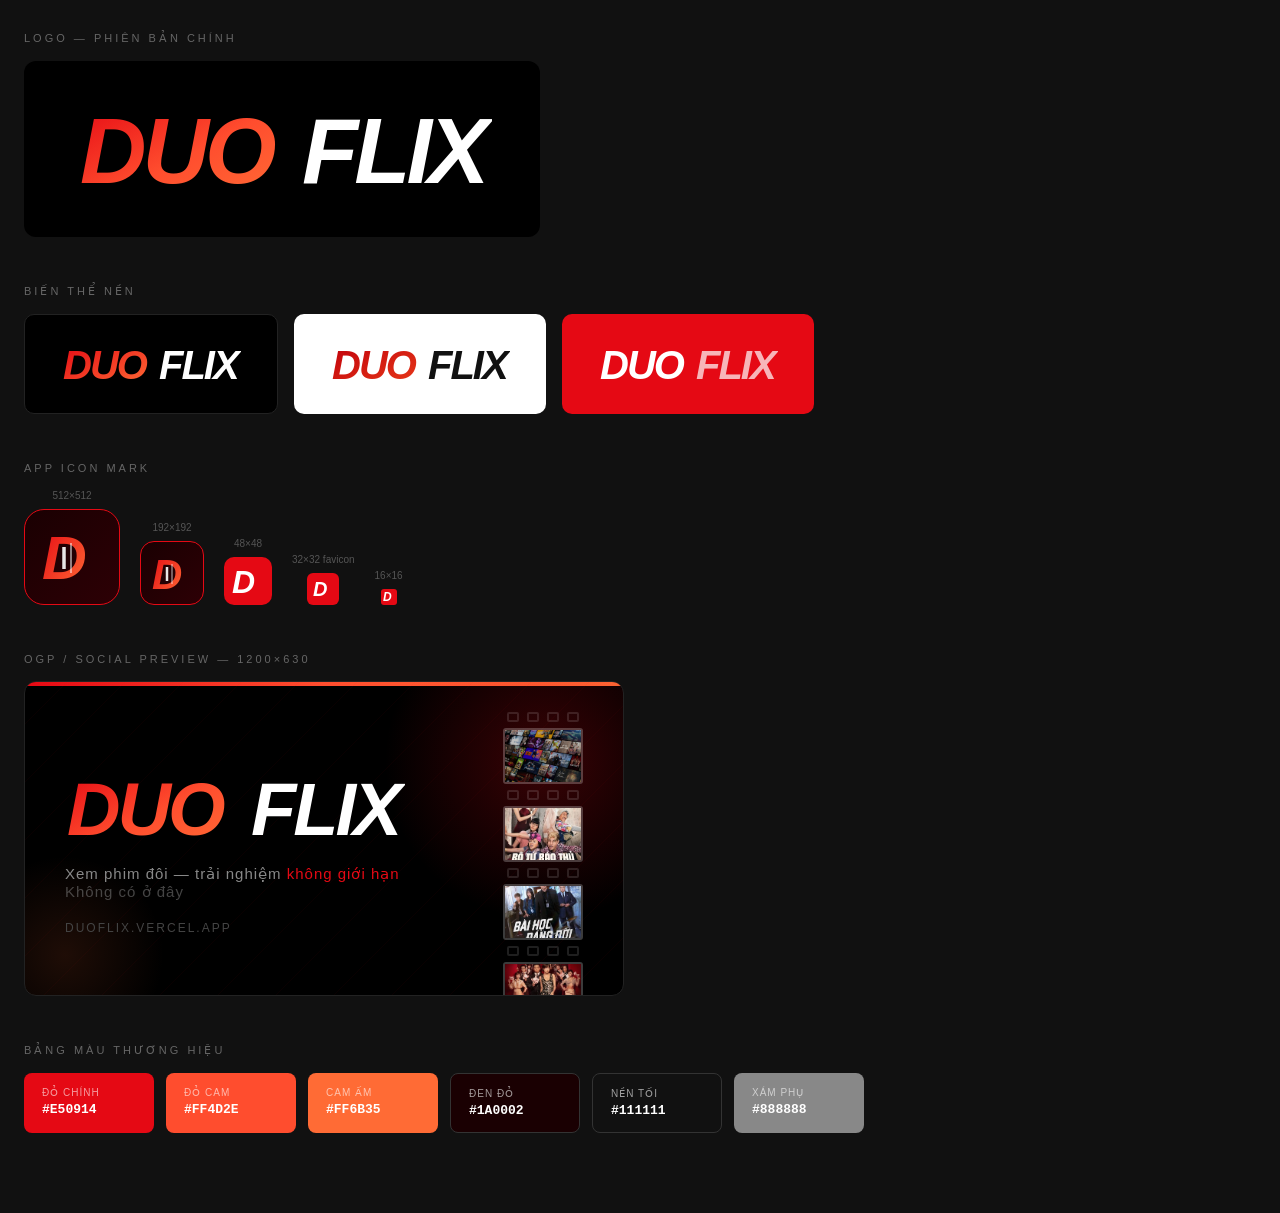
<file: assets/duoflix_brand_kit.html>
<!DOCTYPE html>
<html>
<head>
<style>
  * { margin: 0; padding: 0; box-sizing: border-box; }
  body { background: #111; font-family: 'Arial Black', Arial, sans-serif; color: #fff; padding: 32px 24px; }

  .section-label {
    font-size: 11px;
    letter-spacing: 3px;
    text-transform: uppercase;
    color: #666;
    margin-bottom: 16px;
    font-family: Arial, sans-serif;
    font-weight: 400;
  }

  .section { margin-bottom: 48px; }

  /* ── LOGO FULL ── */
  .logo-showcase {
    background: #000;
    border-radius: 12px;
    padding: 40px 48px;
    display: flex;
    align-items: center;
    gap: 0;
    width: fit-content;
  }

  .logo-text {
    font-size: 72px;
    font-weight: 900;
    font-style: italic;
    letter-spacing: -3px;
    line-height: 1;
    font-family: 'Arial Black', Arial, sans-serif;
    text-transform: uppercase;
  }

  .logo-duo {
    background: linear-gradient(135deg, #E50914 0%, #FF4D2E 60%, #FF6B35 100%);
    -webkit-background-clip: text;
    -webkit-text-fill-color: transparent;
    background-clip: text;
    position: relative;
  }

  .logo-flix {
    color: #fff;
  }

  /* D letter with duo-lines */
  .d-wrapper {
    position: relative;
    display: inline-block;
  }

  /* ── DARK / LIGHT VARIANTS ── */
  .variants {
    display: flex;
    gap: 16px;
    flex-wrap: wrap;
  }

  .variant-card {
    border-radius: 10px;
    padding: 28px 36px;
    display: flex;
    align-items: center;
    gap: 14px;
    min-width: 220px;
  }
  .variant-dark { background: #000; border: 1px solid #222; }
  .variant-light { background: #fff; }
  .variant-red { background: #E50914; }

  .logo-sm { font-size: 38px; font-weight: 900; font-style: italic; letter-spacing: -1.5px; line-height: 1; font-family: 'Arial Black', Arial, sans-serif; text-transform: uppercase; }
  .logo-sm .duo { background: linear-gradient(135deg, #E50914, #FF6B35); -webkit-background-clip: text; -webkit-text-fill-color: transparent; background-clip: text; }
  .logo-sm .flix { color: #fff; }
  .logo-sm-light .duo { background: linear-gradient(135deg, #C0000A, #E83A1A); -webkit-background-clip: text; -webkit-text-fill-color: transparent; background-clip: text; }
  .logo-sm-light .flix { color: #111; }
  .logo-sm-on-red .duo { color: #fff; -webkit-text-fill-color: #fff; }
  .logo-sm-on-red .flix { color: #fff; -webkit-text-fill-color: #fff; font-weight: 400; }

  /* ── FAVICON ── */
  .favicon-row {
    display: flex;
    gap: 20px;
    align-items: flex-end;
    flex-wrap: wrap;
  }

  .favicon-wrap {
    display: flex;
    flex-direction: column;
    align-items: center;
    gap: 8px;
  }
  .fav-size { font-size: 10px; color: #555; font-family: Arial; }

  .favicon {
    background: #E50914;
    display: flex;
    align-items: center;
    justify-content: center;
    border-radius: 12px;
    font-weight: 900;
    font-style: italic;
    font-family: 'Arial Black', Arial, sans-serif;
    color: #fff;
    letter-spacing: -1px;
    line-height: 1;
    text-transform: uppercase;
    flex-shrink: 0;
  }

  /* Duo lines detail on D */
  .favicon-inner { position: relative; }

  /* ── OGP ── */
  .ogp-card {
    width: 100%;
    max-width: 600px;
    height: 315px;
    background: #000;
    border-radius: 12px;
    position: relative;
    overflow: hidden;
    display: flex;
    flex-direction: column;
    /* justify-content: flex-end; */
    padding: 36px 40px;
    border: 1px solid #222;
  }

  .ogp-bg-lines {
    position: absolute;
    top: 0; left: 0; right: 0; bottom: 0;
    background: 
      repeating-linear-gradient(
        -45deg,
        transparent,
        transparent 40px,
        rgba(229,9,20,0.04) 40px,
        rgba(229,9,20,0.04) 41px
      );
  }

  .ogp-glow {
    position: absolute;
    top: -80px;
    right: -80px;
    width: 320px;
    height: 320px;
    background: radial-gradient(circle, rgba(229,9,20,0.25) 0%, transparent 70%);
    border-radius: 50%;
  }

  .ogp-glow-left {
    position: absolute;
    bottom: -60px;
    left: -60px;
    width: 200px;
    height: 200px;
    background: radial-gradient(circle, rgba(255,107,53,0.12) 0%, transparent 70%);
    border-radius: 50%;
  }

  .ogp-logo {
    margin-top: 4vw;
    font-size: 64px;
    font-weight: 900;
    font-style: italic;
    letter-spacing: -3px;
    line-height: 1;
    font-family: 'Arial Black', Arial, sans-serif;
    text-transform: uppercase;
    position: relative;
    z-index: 2;
    margin-bottom: 10px;
  }
  .ogp-logo .duo { background: linear-gradient(135deg, #E50914, #FF6B35); -webkit-background-clip: text; -webkit-text-fill-color: transparent; background-clip: text; }
  .ogp-logo .flix { color: #fff; }

  .ogp-tagline {
    font-size: 15px;
    color: #888;
    font-family: Arial, sans-serif;
    font-weight: 400;
    letter-spacing: 1px;
    position: relative;
    z-index: 2;
  }

  .ogp-tagline span { color: #E50914; }

  .ogp-tagmore{
    font-size: 15px;
    color: #888;
    font-family: Arial, sans-serif;
    font-weight: 300;
    letter-spacing: 1px;
    opacity: .5;
  }

  .ogp-url {
    font-size: 12px;
    color: #444;
    font-family: Arial, sans-serif;
    margin-top: 20px;
    position: relative;
    z-index: 2;
    letter-spacing: 2px;
    text-transform: uppercase;
  }

  .ogp-strip {
    position: absolute;
    top: 0; left: 0; right: 0;
    height: 4px;
    background: linear-gradient(90deg, #E50914 0%, #FF4D2E 50%, #FF6B35 100%);
  }

  /* ── FILM STRIP deco ── */
  .film-deco {
    position: absolute;
    top: 30px;
    right: 40px;
    display: flex;
    flex-direction: column;
    gap: 4px;
    /* opacity: 0.12; */
    z-index: 1;
  }
  .film-hole-row { display: flex; gap: 8px; align-items: center;
    justify-content: center;opacity: 0.12;}
  .film-hole {
    width: 12px;
    height: 10px;
    border: 2px solid #fff;
    border-radius: 2px;
  }
  .film-frame {
    width: 80px;
    height: 56px;
    border: 2px solid #ffffff3b;
    border-radius: 3px;
    margin: 2px 0;
  }
  .film-frame img{
    width: 100%;
    height: 100%;
    object-fit: cover;
    object-position: center;
  }
  /* ── ICON MARK ── */
  .icon-mark-row {
    display: flex;
    gap: 20px;
    align-items: flex-end;
    flex-wrap: wrap;
  }

  .icon-mark {
    border-radius: 16px;
    display: flex;
    align-items: center;
    justify-content: center;
    background: linear-gradient(135deg, #C0000A 0%, #E50914 60%);
    flex-shrink: 0;
  }

  .icon-text {
    font-weight: 900;
    font-style: italic;
    font-family: 'Arial Black', Arial, sans-serif;
    color: #fff;
    text-transform: uppercase;
    letter-spacing: -1px;
    line-height: 1;
  }

  /* DUO lines SVG mark */
  .duo-mark-svg { display: block; }

  /* Color swatches */
  .swatches { display: flex; gap: 12px; flex-wrap: wrap; margin-top: 8px; }
  .swatch { border-radius: 8px; padding: 14px 18px; font-size: 11px; font-family: monospace; min-width: 130px; }
  .swatch-label { font-family: Arial; font-size: 10px; letter-spacing: 1px; text-transform: uppercase; margin-bottom: 4px; color: rgba(255,255,255,0.6); }
  .swatch-hex { font-size: 13px; font-weight: bold; color: #fff; }

</style>
</head>
<body>

<!-- ══ 1. LOGO CHÍNH ══ -->
<div class="section">
  <div class="section-label">Logo — Phiên bản chính</div>
  <div class="logo-showcase">
    <svg width="420" height="96" viewBox="0 0 420 96" xmlns="http://www.w3.org/2000/svg">
      <defs>
        <linearGradient id="duoGrad" x1="0%" y1="0%" x2="100%" y2="100%">
          <stop offset="0%" stop-color="#E50914"/>
          <stop offset="55%" stop-color="#FF4D2E"/>
          <stop offset="100%" stop-color="#FF6B35"/>
        </linearGradient>
      </defs>
      <!-- DUO -->
      <text x="8" y="82" font-family="'Arial Black', Arial, sans-serif" font-size="92" font-weight="900" font-style="italic" fill="url(#duoGrad)" letter-spacing="-4">DUO</text>
      <!-- FLIX -->
      <text x="230" y="82" font-family="'Arial Black', Arial, sans-serif" font-size="92" font-weight="900" font-style="italic" fill="#ffffff" letter-spacing="-4">FLIX</text>
      <!-- Duo underlines — signature element: double line under DUO = "duo" concept -->
      <line x1="8" y1="89" x2="218" y2="89" stroke="url(#duoGrad)" stroke-width="3" opacity="0.6"/>
      <line x1="8" y1="94" x2="218" y2="94" stroke="url(#duoGrad)" stroke-width="1.5" opacity="0.3"/>
    </svg>
  </div>
</div>

<!-- ══ 2. BIẾN THỂ MÀU ══ -->
<div class="section">
  <div class="section-label">Biến thể nền</div>
  <div class="variants">

    <!-- Dark -->
    <div class="variant-card variant-dark">
      <svg width="180" height="42" viewBox="0 0 180 42" xmlns="http://www.w3.org/2000/svg">
        <defs><linearGradient id="g2" x1="0" y1="0" x2="1" y2="1"><stop offset="0%" stop-color="#E50914"/><stop offset="100%" stop-color="#FF6B35"/></linearGradient></defs>
        <text x="2" y="36" font-family="'Arial Black',Arial,sans-serif" font-size="40" font-weight="900" font-style="italic" fill="url(#g2)" letter-spacing="-2">DUO</text>
        <text x="98" y="36" font-family="'Arial Black',Arial,sans-serif" font-size="40" font-weight="900" font-style="italic" fill="#fff" letter-spacing="-2">FLIX</text>
      </svg>
    </div>

    <!-- Light -->
    <div class="variant-card variant-light">
      <svg width="180" height="42" viewBox="0 0 180 42" xmlns="http://www.w3.org/2000/svg">
        <defs><linearGradient id="g3" x1="0" y1="0" x2="1" y2="1"><stop offset="0%" stop-color="#C0000A"/><stop offset="100%" stop-color="#E83A1A"/></linearGradient></defs>
        <text x="2" y="36" font-family="'Arial Black',Arial,sans-serif" font-size="40" font-weight="900" font-style="italic" fill="url(#g3)" letter-spacing="-2">DUO</text>
        <text x="98" y="36" font-family="'Arial Black',Arial,sans-serif" font-size="40" font-weight="900" font-style="italic" fill="#111" letter-spacing="-2">FLIX</text>
      </svg>
    </div>

    <!-- Red -->
    <div class="variant-card variant-red">
      <svg width="180" height="42" viewBox="0 0 180 42" xmlns="http://www.w3.org/2000/svg">
        <text x="2" y="36" font-family="'Arial Black',Arial,sans-serif" font-size="40" font-weight="900" font-style="italic" fill="#fff" letter-spacing="-2">DUO</text>
        <text x="98" y="36" font-family="'Arial Black',Arial,sans-serif" font-size="40" font-weight="900" font-style="italic" fill="rgba(255,255,255,0.7)" letter-spacing="-2">FLIX</text>
      </svg>
    </div>

  </div>
</div>

<!-- ══ 3. ICON / APP MARK ══ -->
<div class="section">
  <div class="section-label">App icon mark</div>
  <div class="icon-mark-row">

    <!-- 512px -->
    <div style="display:flex;flex-direction:column;align-items:center;gap:8px">
      <div class="fav-size">512×512</div>
      <div style="width:96px;height:96px;border-radius:20px;background:linear-gradient(135deg,#1a0002,#2d0005);display:flex;align-items:center;justify-content:center;border:1px solid #E50914">
        <svg width="72" height="72" viewBox="0 0 72 72" xmlns="http://www.w3.org/2000/svg">
          <defs>
            <linearGradient id="ig1" x1="0" y1="0" x2="1" y2="1">
              <stop offset="0%" stop-color="#E50914"/>
              <stop offset="100%" stop-color="#FF6B35"/>
            </linearGradient>
          </defs>
          <text x="6" y="58" font-family="'Arial Black',Arial,sans-serif" font-size="62" font-weight="900" font-style="italic" fill="url(#ig1)" letter-spacing="-3">D</text>
          <!-- duo double bars inside D -->
          <line x1="28" y1="26" x2="28" y2="48" stroke="#fff" stroke-width="3.5" opacity="0.9"/>
          <line x1="35" y1="22" x2="35" y2="52" stroke="#fff" stroke-width="2" opacity="0.5"/>
        </svg>
      </div>
    </div>

    <!-- 192px -->
    <div style="display:flex;flex-direction:column;align-items:center;gap:8px">
      <div class="fav-size">192×192</div>
      <div style="width:64px;height:64px;border-radius:14px;background:linear-gradient(135deg,#1a0002,#2d0005);display:flex;align-items:center;justify-content:center;border:1px solid #E50914">
        <svg width="48" height="48" viewBox="0 0 48 48" xmlns="http://www.w3.org/2000/svg">
          <defs><linearGradient id="ig2" x1="0" y1="0" x2="1" y2="1"><stop offset="0%" stop-color="#E50914"/><stop offset="100%" stop-color="#FF6B35"/></linearGradient></defs>
          <text x="4" y="40" font-family="'Arial Black',Arial,sans-serif" font-size="42" font-weight="900" font-style="italic" fill="url(#ig2)" letter-spacing="-2">D</text>
          <line x1="19" y1="18" x2="19" y2="32" stroke="#fff" stroke-width="2.5" opacity="0.9"/>
          <line x1="24" y1="15" x2="24" y2="35" stroke="#fff" stroke-width="1.5" opacity="0.5"/>
        </svg>
      </div>
    </div>

    <!-- 48px -->
    <div style="display:flex;flex-direction:column;align-items:center;gap:8px">
      <div class="fav-size">48×48</div>
      <div style="width:48px;height:48px;border-radius:10px;background:#E50914;display:flex;align-items:center;justify-content:center;">
        <svg width="36" height="36" viewBox="0 0 36 36" xmlns="http://www.w3.org/2000/svg">
          <text x="2" y="30" font-family="'Arial Black',Arial,sans-serif" font-size="32" font-weight="900" font-style="italic" fill="#fff" letter-spacing="-1">D</text>
        </svg>
      </div>
    </div>

    <!-- 32px favicon -->
    <div style="display:flex;flex-direction:column;align-items:center;gap:8px">
      <div class="fav-size">32×32 favicon</div>
      <div style="width:32px;height:32px;border-radius:6px;background:#E50914;display:flex;align-items:center;justify-content:center;">
        <svg width="22" height="22" viewBox="0 0 22 22" xmlns="http://www.w3.org/2000/svg">
          <text x="1" y="18" font-family="'Arial Black',Arial,sans-serif" font-size="20" font-weight="900" font-style="italic" fill="#fff">D</text>
        </svg>
      </div>
    </div>

    <!-- 16px favicon -->
    <div style="display:flex;flex-direction:column;align-items:center;gap:8px">
      <div class="fav-size">16×16</div>
      <div style="width:16px;height:16px;border-radius:3px;background:#E50914;display:flex;align-items:center;justify-content:center;">
        <svg width="12" height="12" viewBox="0 0 12 12" xmlns="http://www.w3.org/2000/svg">
          <text x="0" y="10" font-family="'Arial Black',Arial,sans-serif" font-size="12" font-weight="900" font-style="italic" fill="#fff">D</text>
        </svg>
      </div>
    </div>

  </div>
</div>

<!-- ══ 4. OGP IMAGE (1200×630 concept) ══ -->
<div class="section">
  <div class="section-label">OGP / Social preview — 1200×630</div>
  <div class="ogp-card">
    <div class="ogp-strip"></div>
    <div class="ogp-bg-lines"></div>
    <div class="ogp-glow"></div>
    <div class="ogp-glow-left"></div>

    <!-- Film strip decoration -->
    <div class="film-deco">
      <div class="film-hole-row">
        <div class="film-hole"></div><div class="film-hole"></div><div class="film-hole"></div><div class="film-hole"></div>
      </div>
      <div class="film-frame">
        <img src="mv.jpg" width="100%">
      </div>
      <div class="film-hole-row">
        <div class="film-hole"></div><div class="film-hole"></div><div class="film-hole"></div><div class="film-hole"></div>
      </div>
      <div class="film-frame">
        <img src="botu.webp" width="100%">
      </div>
      <div class="film-hole-row">
        <div class="film-hole"></div><div class="film-hole"></div><div class="film-hole"></div><div class="film-hole"></div>
      </div>
      <div class="film-frame">
        <img src="baihocdangdoi.webp" width="100%">
      </div>
      <div class="film-hole-row">
        <div class="film-hole"></div><div class="film-hole"></div><div class="film-hole"></div><div class="film-hole"></div>
      </div>
      <div class="film-frame">
        <img src="thooi.webp" width="100%">
      </div>
      <div class="film-hole-row">
        <div class="film-hole"></div><div class="film-hole"></div><div class="film-hole"></div><div class="film-hole"></div>
      </div>
    </div>

    <!-- Content -->
    <div class="ogp-logo">
      <svg width="340" height="76" viewBox="0 0 340 76" xmlns="http://www.w3.org/2000/svg">
        <defs>
          <linearGradient id="og1" x1="0" y1="0" x2="1" y2="1">
            <stop offset="0%" stop-color="#E50914"/>
            <stop offset="55%" stop-color="#FF4D2E"/>
            <stop offset="100%" stop-color="#FF6B35"/>
          </linearGradient>
        </defs>
        <text x="2" y="66" font-family="'Arial Black',Arial,sans-serif" font-size="74" font-weight="900" font-style="italic" fill="url(#og1)" letter-spacing="-3">DUO</text>
        <text x="186" y="66" font-family="'Arial Black',Arial,sans-serif" font-size="74" font-weight="900" font-style="italic" fill="#ffffff" letter-spacing="-3">FLIX</text>
        <line x1="2" y1="71" x2="182" y2="71" stroke="url(#og1)" stroke-width="2.5" opacity="0.5"/>
        <line x1="2" y1="75" x2="182" y2="75" stroke="url(#og1)" stroke-width="1.2" opacity="0.25"/>
      </svg>
    </div>

    <div class="ogp-tagline">Xem phim đôi — trải nghiệm <span>không giới hạn</span></div>
    <div class="ogp-tagmore">Không có ở đây</div>
    <div class="ogp-url">duoflix.vercel.app</div>
  </div>
</div>

<!-- ══ 5. BẢNG MÀU ══ -->
<div class="section">
  <div class="section-label">Bảng màu thương hiệu</div>
  <div class="swatches">
    <div class="swatch" style="background:#E50914">
      <div class="swatch-label">Đỏ chính</div>
      <div class="swatch-hex">#E50914</div>
    </div>
    <div class="swatch" style="background:#FF4D2E">
      <div class="swatch-label">Đỏ cam</div>
      <div class="swatch-hex">#FF4D2E</div>
    </div>
    <div class="swatch" style="background:#FF6B35">
      <div class="swatch-label">Cam ấm</div>
      <div class="swatch-hex">#FF6B35</div>
    </div>
    <div class="swatch" style="background:#1a0002;border:1px solid #333">
      <div class="swatch-label">Đen đỏ</div>
      <div class="swatch-hex">#1A0002</div>
    </div>
    <div class="swatch" style="background:#111;border:1px solid #333">
      <div class="swatch-label">Nền tối</div>
      <div class="swatch-hex">#111111</div>
    </div>
    <div class="swatch" style="background:#888;color:#fff">
      <div class="swatch-label">Xám phụ</div>
      <div class="swatch-hex">#888888</div>
    </div>
  </div>
</div>

</body>
</html>
</file>
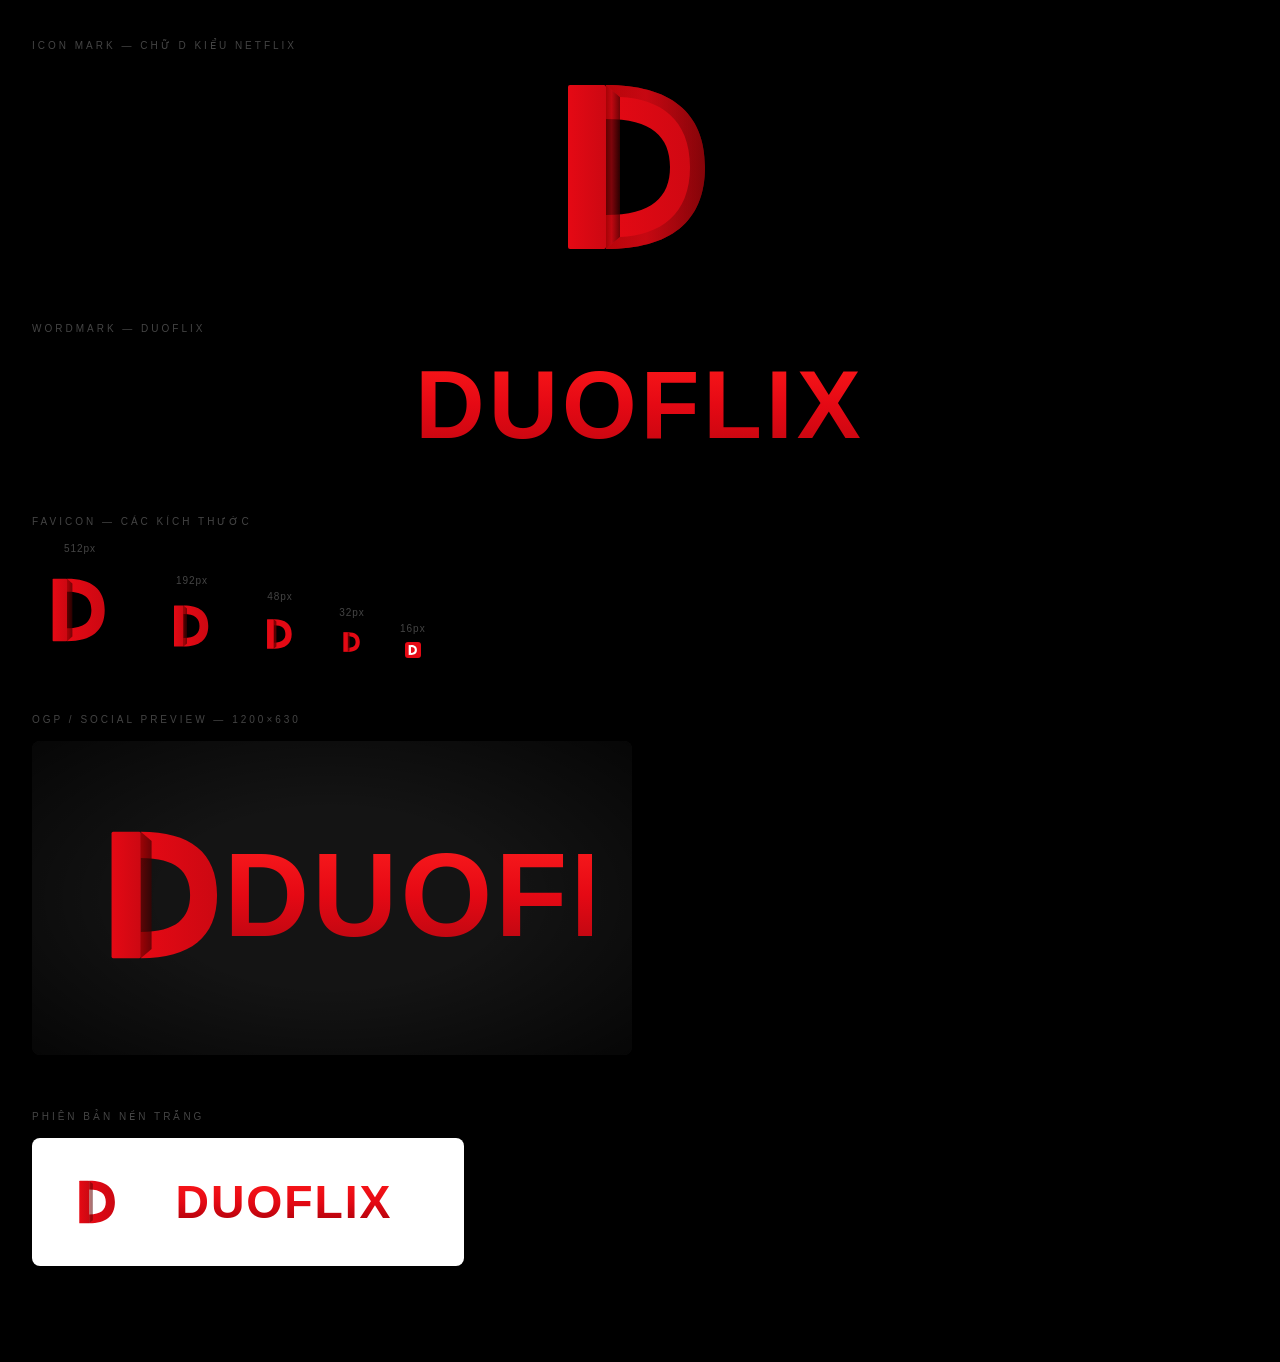
<file: assets/duoflix_netflix_style.html>
<!DOCTYPE html>
<html>
<head>
<style>
  * { margin: 0; padding: 0; box-sizing: border-box; }
  body { background: #000; font-family: Arial, sans-serif; padding: 40px 32px; }

  .label {
    font-size: 10px;
    letter-spacing: 3px;
    text-transform: uppercase;
    color: #444;
    margin-bottom: 16px;
    font-family: Arial, sans-serif;
  }
  .section { margin-bottom: 56px; }

  /* ── CENTER BLOCKS ── */
  .center { display: flex; justify-content: center; }
  .row { display: flex; align-items: flex-end; gap: 32px; flex-wrap: wrap; }

  /* ── OGP ── */
  .ogp {
    width: 100%;
    max-width: 600px;
    height: 314px;
    background: #141414;
    border-radius: 8px;
    display: flex;
    align-items: center;
    justify-content: center;
    position: relative;
    overflow: hidden;
  }
</style>
</head>
<body>

<!-- ══ 1. ICON — chữ D kiểu chữ N Netflix ══ -->
<div class="section">
  <div class="label">Icon mark — chữ D kiểu Netflix</div>
  <div class="center">
    <svg width="200" height="200" viewBox="0 0 200 200" xmlns="http://www.w3.org/2000/svg">
      <defs>
        <!-- Bóng đổ bên phải như Netflix N -->
        <linearGradient id="shadow3d" x1="0%" y1="0%" x2="100%" y2="0%">
          <stop offset="0%" stop-color="#8B0000"/>
          <stop offset="40%" stop-color="#B20710"/>
          <stop offset="100%" stop-color="#3D0000"/>
        </linearGradient>
        <linearGradient id="frontFace" x1="0%" y1="0%" x2="100%" y2="0%">
          <stop offset="0%" stop-color="#E50914"/>
          <stop offset="100%" stop-color="#CC0812"/>
        </linearGradient>
        <linearGradient id="topEdge" x1="0%" y1="0%" x2="0%" y2="100%">
          <stop offset="0%" stop-color="#FF2020"/>
          <stop offset="100%" stop-color="#E50914"/>
        </linearGradient>
      </defs>

      <!-- Chữ D — mặt chính (đỏ) -->
      <!-- Cột dọc trái -->
      <rect x="28" y="18" width="38" height="164" fill="url(#frontFace)" rx="2"/>

      <!-- Phần cong bên phải của D (polygon tạo hình bán nguyệt vuông kiểu Netflix) -->
      <!-- Dùng path để vẽ chữ D serif condensed -->
      <path d="
        M 66 18
        C 130 18, 165 45, 165 100
        C 165 155, 130 182, 66 182
        L 66 148
        C 112 148, 130 130, 130 100
        C 130 70, 112 52, 66 52
        Z
      " fill="url(#frontFace)"/>

      <!-- Bóng đổ 3D phía dưới-phải như Netflix -->
      <!-- Cạnh bên phải cột trái — tạo chiều sâu -->
      <path d="
        M 66 18
        L 80 30
        L 80 170
        L 66 182
        Z
      " fill="url(#shadow3d)" opacity="0.7"/>

      <!-- Bóng cạnh bên ngoài của D -->
      <path d="
        M 165 100
        C 165 155, 130 182, 66 182
        L 80 170
        C 120 168, 150 148, 150 100
        C 150 52, 120 32, 80 30
        L 66 18
        C 130 18, 165 45, 165 100
        Z
      " fill="url(#shadow3d)" opacity="0.5"/>
    </svg>
  </div>
</div>

<!-- ══ 2. WORDMARK — DUOFLIX kiểu NETFLIX ══ -->
<div class="section">
  <div class="label">Wordmark — DUOFLIX</div>
  <div class="center">
    <svg width="580" height="110" viewBox="0 0 580 110" xmlns="http://www.w3.org/2000/svg">
      <defs>
        <linearGradient id="wGrad" x1="0%" y1="0%" x2="0%" y2="100%">
          <stop offset="0%" stop-color="#FF1A1A"/>
          <stop offset="50%" stop-color="#E50914"/>
          <stop offset="100%" stop-color="#C0050F"/>
        </linearGradient>
      </defs>
      <!--
        Font Netflix dùng "Bebas Neue" style — condensed sans-serif, all caps.
        Tái tạo bằng SVG text với font-stretch ultra-condensed.
        Chúng ta dùng Arial Narrow / Impact làm fallback gần nhất.
      -->
      <text
        x="290" y="88"
        font-family="'Arial Black', 'Impact', 'Haettenschweiler', Arial, sans-serif"
        font-size="96"
        font-weight="900"
        font-stretch="condensed"
        text-anchor="middle"
        fill="url(#wGrad)"
        letter-spacing="4"
        style="font-variant: normal; text-transform: uppercase;"
      >DUOFLIX</text>
    </svg>
  </div>
</div>

<!-- ══ 3. FAVICON sizes ══ -->
<div class="section">
  <div class="label">Favicon — các kích thước</div>
  <div class="row" style="justify-content:flex-start; align-items:flex-end;">

    <!-- 512 -->
    <div style="display:flex;flex-direction:column;align-items:center;gap:8px;">
      <div style="font-size:10px;color:#444;letter-spacing:1px;">512px</div>
      <div style="width:96px;height:96px;background:#000;border-radius:12px;display:flex;align-items:center;justify-content:center;">
        <svg width="76" height="76" viewBox="0 0 200 200" xmlns="http://www.w3.org/2000/svg">
          <defs>
            <linearGradient id="fGrad1" x1="0%" y1="0%" x2="100%" y2="0%"><stop offset="0%" stop-color="#E50914"/><stop offset="100%" stop-color="#CC0812"/></linearGradient>
            <linearGradient id="fShadow" x1="0%" y1="0%" x2="100%" y2="0%"><stop offset="0%" stop-color="#8B0000"/><stop offset="100%" stop-color="#3D0000"/></linearGradient>
          </defs>
          <rect x="28" y="18" width="38" height="164" fill="url(#fGrad1)" rx="2"/>
          <path d="M 66 18 C 130 18,165 45,165 100 C 165 155,130 182,66 182 L 66 148 C 112 148,130 130,130 100 C 130 70,112 52,66 52 Z" fill="url(#fGrad1)"/>
          <path d="M 66 18 L 80 30 L 80 170 L 66 182 Z" fill="url(#fShadow)" opacity="0.65"/>
        </svg>
      </div>
    </div>

    <!-- 192 -->
    <div style="display:flex;flex-direction:column;align-items:center;gap:8px;">
      <div style="font-size:10px;color:#444;letter-spacing:1px;">192px</div>
      <div style="width:64px;height:64px;background:#000;border-radius:10px;display:flex;align-items:center;justify-content:center;">
        <svg width="50" height="50" viewBox="0 0 200 200" xmlns="http://www.w3.org/2000/svg">
          <defs>
            <linearGradient id="fGrad2" x1="0%" y1="0%" x2="100%" y2="0%"><stop offset="0%" stop-color="#E50914"/><stop offset="100%" stop-color="#CC0812"/></linearGradient>
            <linearGradient id="fShadow2" x1="0%" y1="0%" x2="100%" y2="0%"><stop offset="0%" stop-color="#8B0000"/><stop offset="100%" stop-color="#3D0000"/></linearGradient>
          </defs>
          <rect x="28" y="18" width="38" height="164" fill="url(#fGrad2)" rx="2"/>
          <path d="M 66 18 C 130 18,165 45,165 100 C 165 155,130 182,66 182 L 66 148 C 112 148,130 130,130 100 C 130 70,112 52,66 52 Z" fill="url(#fGrad2)"/>
          <path d="M 66 18 L 80 30 L 80 170 L 66 182 Z" fill="url(#fShadow2)" opacity="0.65"/>
        </svg>
      </div>
    </div>

    <!-- 48 -->
    <div style="display:flex;flex-direction:column;align-items:center;gap:8px;">
      <div style="font-size:10px;color:#444;letter-spacing:1px;">48px</div>
      <div style="width:48px;height:48px;background:#000;border-radius:8px;display:flex;align-items:center;justify-content:center;">
        <svg width="36" height="36" viewBox="0 0 200 200" xmlns="http://www.w3.org/2000/svg">
          <rect x="28" y="18" width="38" height="164" fill="#E50914" rx="1"/>
          <path d="M 66 18 C 130 18,165 45,165 100 C 165 155,130 182,66 182 L 66 148 C 112 148,130 130,130 100 C 130 70,112 52,66 52 Z" fill="#E50914"/>
          <path d="M 66 18 L 80 30 L 80 170 L 66 182 Z" fill="#6B0000" opacity="0.8"/>
        </svg>
      </div>
    </div>

    <!-- 32 -->
    <div style="display:flex;flex-direction:column;align-items:center;gap:8px;">
      <div style="font-size:10px;color:#444;letter-spacing:1px;">32px</div>
      <div style="width:32px;height:32px;background:#000;border-radius:5px;display:flex;align-items:center;justify-content:center;">
        <svg width="24" height="24" viewBox="0 0 200 200" xmlns="http://www.w3.org/2000/svg">
          <rect x="28" y="18" width="38" height="164" fill="#E50914"/>
          <path d="M 66 18 C 130 18,165 45,165 100 C 165 155,130 182,66 182 L 66 148 C 112 148,130 130,130 100 C 130 70,112 52,66 52 Z" fill="#E50914"/>
          <path d="M 66 18 L 80 30 L 80 170 L 66 182 Z" fill="#6B0000" opacity="0.8"/>
        </svg>
      </div>
    </div>

    <!-- 16 -->
    <div style="display:flex;flex-direction:column;align-items:center;gap:8px;">
      <div style="font-size:10px;color:#444;letter-spacing:1px;">16px</div>
      <div style="width:16px;height:16px;background:#E50914;border-radius:3px;display:flex;align-items:center;justify-content:center;">
        <svg width="12" height="12" viewBox="0 0 200 200" xmlns="http://www.w3.org/2000/svg">
          <rect x="28" y="18" width="38" height="164" fill="#fff"/>
          <path d="M 66 18 C 130 18,165 45,165 100 C 165 155,130 182,66 182 L 66 148 C 112 148,130 130,130 100 C 130 70,112 52,66 52 Z" fill="#fff"/>
        </svg>
      </div>
    </div>

  </div>
</div>

<!-- ══ 4. OGP Image preview ══ -->
<div class="section">
  <div class="label">OGP / Social preview — 1200×630</div>
  <div class="ogp">
    <!-- subtle vignette -->
    <div style="position:absolute;inset:0;background:radial-gradient(ellipse at center, transparent 40%, rgba(0,0,0,0.7) 100%);z-index:1;"></div>

    <svg width="520" height="200" viewBox="0 0 520 200" xmlns="http://www.w3.org/2000/svg" style="position:relative;z-index:2;">
      <defs>
        <linearGradient id="ogGrad" x1="0%" y1="0%" x2="0%" y2="100%">
          <stop offset="0%" stop-color="#FF1F1F"/>
          <stop offset="50%" stop-color="#E50914"/>
          <stop offset="100%" stop-color="#B00610"/>
        </linearGradient>
        <!-- D mark small -->
        <linearGradient id="ogDFront" x1="0%" y1="0%" x2="100%" y2="0%"><stop offset="0%" stop-color="#E50914"/><stop offset="100%" stop-color="#CC0812"/></linearGradient>
        <linearGradient id="ogDShadow" x1="0%" y1="0%" x2="100%" y2="0%"><stop offset="0%" stop-color="#7A0000"/><stop offset="100%" stop-color="#3D0000"/></linearGradient>
      </defs>

      <!-- D icon left -->
      <g transform="translate(18, 20) scale(0.77)">
        <rect x="28" y="18" width="38" height="164" fill="url(#ogDFront)" rx="2"/>
        <path d="M 66 18 C 130 18,165 45,165 100 C 165 155,130 182,66 182 L 66 148 C 112 148,130 130,130 100 C 130 70,112 52,66 52 Z" fill="url(#ogDFront)"/>
        <path d="M 66 18 L 80 30 L 80 170 L 66 182 Z" fill="url(#ogDShadow)" opacity="0.7"/>
      </g>

      <!-- DUOFLIX text -->
      <text
        x="152" y="138"
        font-family="'Arial Black','Impact','Haettenschweiler',Arial,sans-serif"
        font-size="118"
        font-weight="900"
        fill="url(#ogGrad)"
        letter-spacing="3"
      >DUOFLIX</text>
    </svg>
  </div>
</div>

<!-- ══ 5. Nền trắng ══ -->
<div class="section">
  <div class="label">Phiên bản nền trắng</div>
  <div style="background:#fff;border-radius:8px;padding:32px 40px;display:flex;align-items:center;gap:20px;width:fit-content;">
    <!-- D icon -->
    <svg width="52" height="64" viewBox="0 0 200 200" xmlns="http://www.w3.org/2000/svg">
      <defs>
        <linearGradient id="wdFront" x1="0%" y1="0%" x2="100%" y2="0%"><stop offset="0%" stop-color="#E50914"/><stop offset="100%" stop-color="#CC0812"/></linearGradient>
        <linearGradient id="wdShadow" x1="0%" y1="0%" x2="100%" y2="0%"><stop offset="0%" stop-color="#8B0000"/><stop offset="100%" stop-color="#500000"/></linearGradient>
      </defs>
      <rect x="28" y="18" width="38" height="164" fill="url(#wdFront)" rx="2"/>
      <path d="M 66 18 C 130 18,165 45,165 100 C 165 155,130 182,66 182 L 66 148 C 112 148,130 130,130 100 C 130 70,112 52,66 52 Z" fill="url(#wdFront)"/>
      <path d="M 66 18 L 80 30 L 80 170 L 66 182 Z" fill="url(#wdShadow)" opacity="0.55"/>
    </svg>
    <!-- wordmark -->
    <svg width="280" height="58" viewBox="0 0 580 110" xmlns="http://www.w3.org/2000/svg">
      <defs>
        <linearGradient id="ww" x1="0%" y1="0%" x2="0%" y2="100%">
          <stop offset="0%" stop-color="#FF1A1A"/>
          <stop offset="50%" stop-color="#E50914"/>
          <stop offset="100%" stop-color="#A00008"/>
        </linearGradient>
      </defs>
      <text x="290" y="88" font-family="'Arial Black','Impact',Arial,sans-serif" font-size="96" font-weight="900" text-anchor="middle" fill="url(#ww)" letter-spacing="4">DUOFLIX</text>
    </svg>
  </div>
</div>

</body>
</html>
</file>
